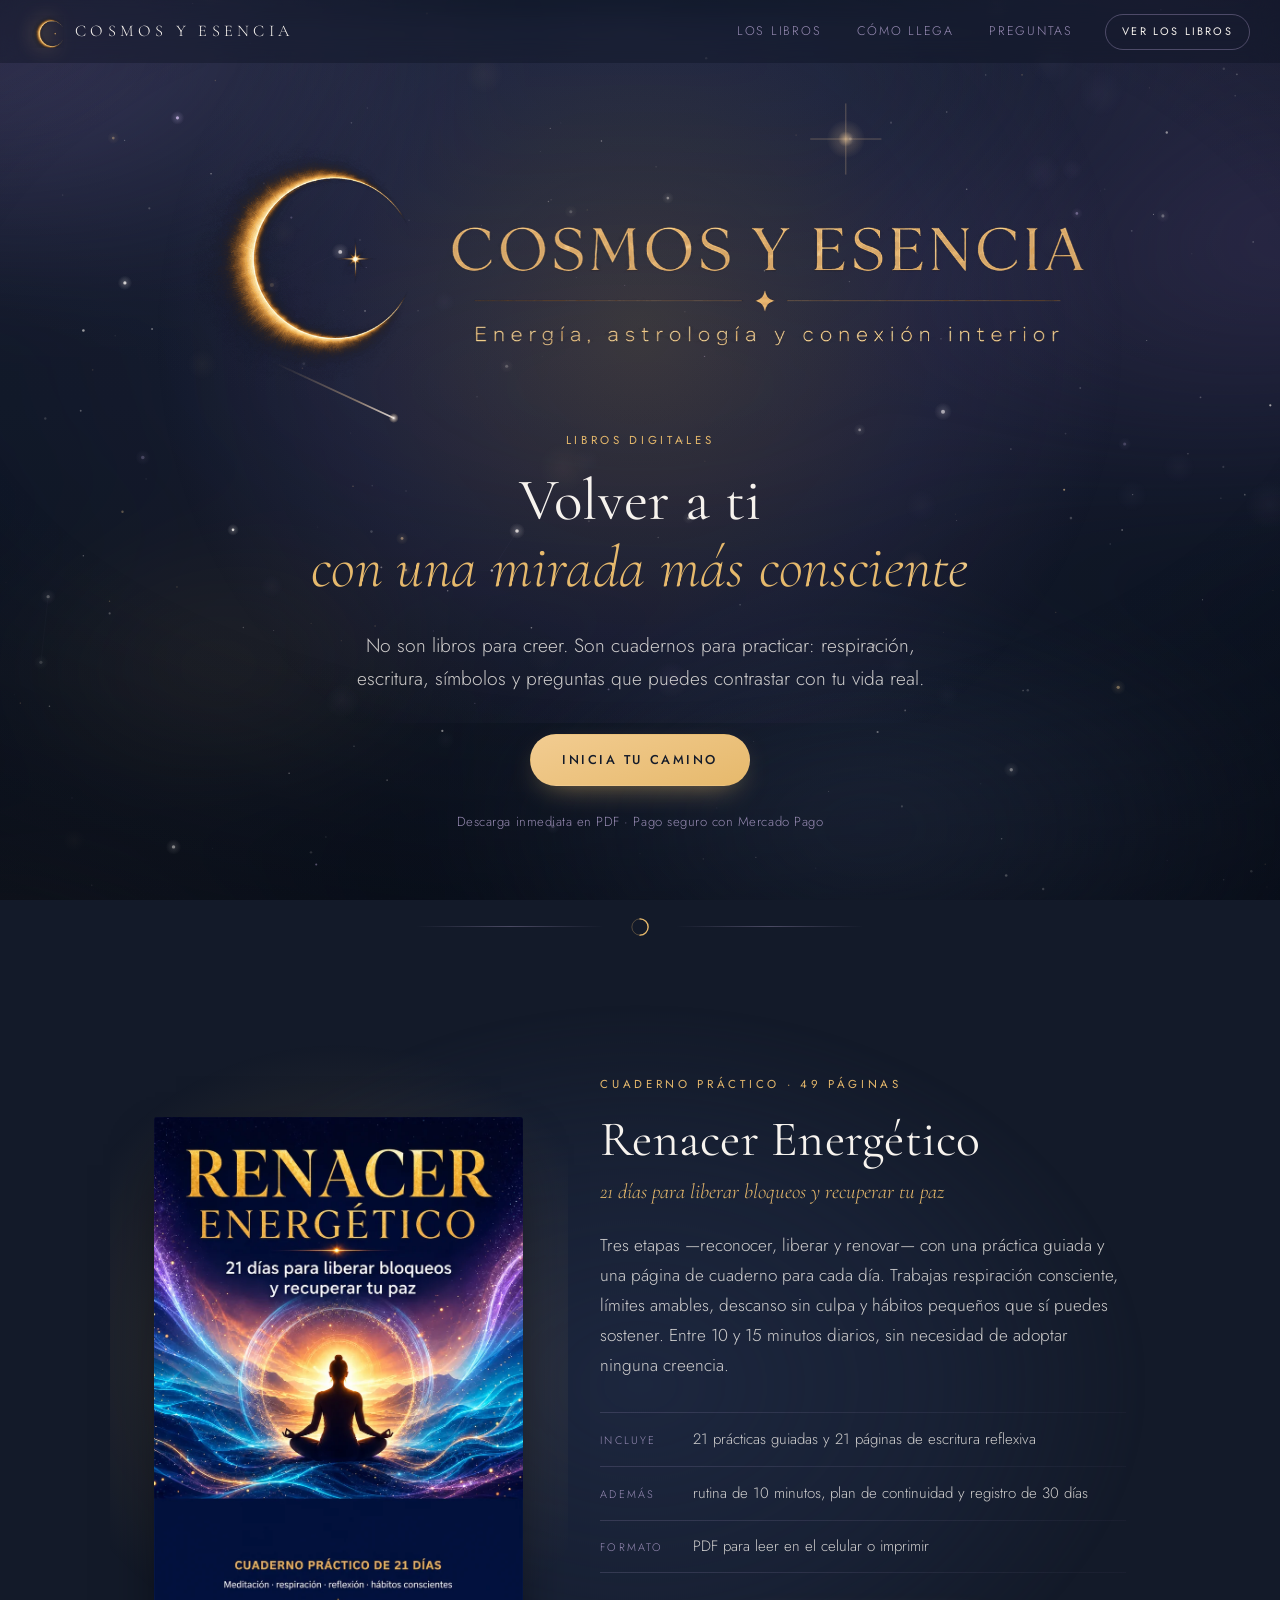
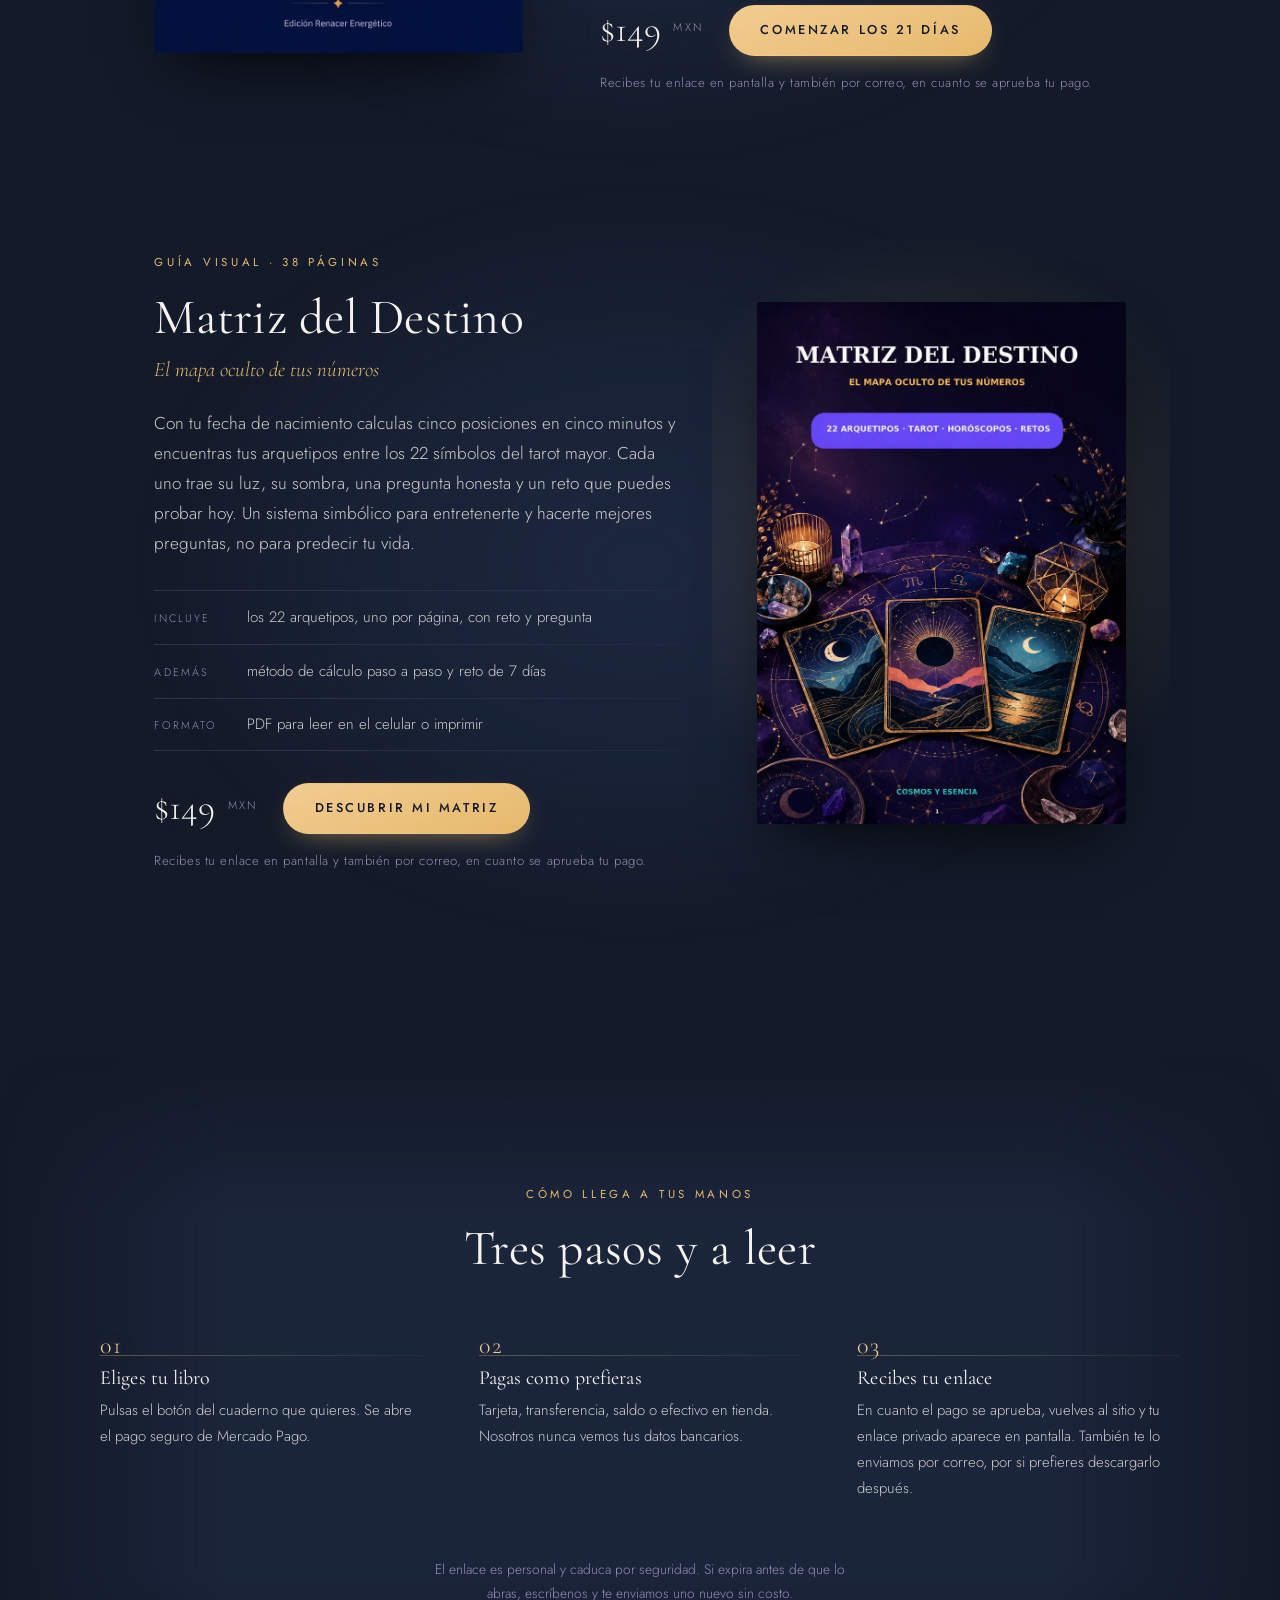
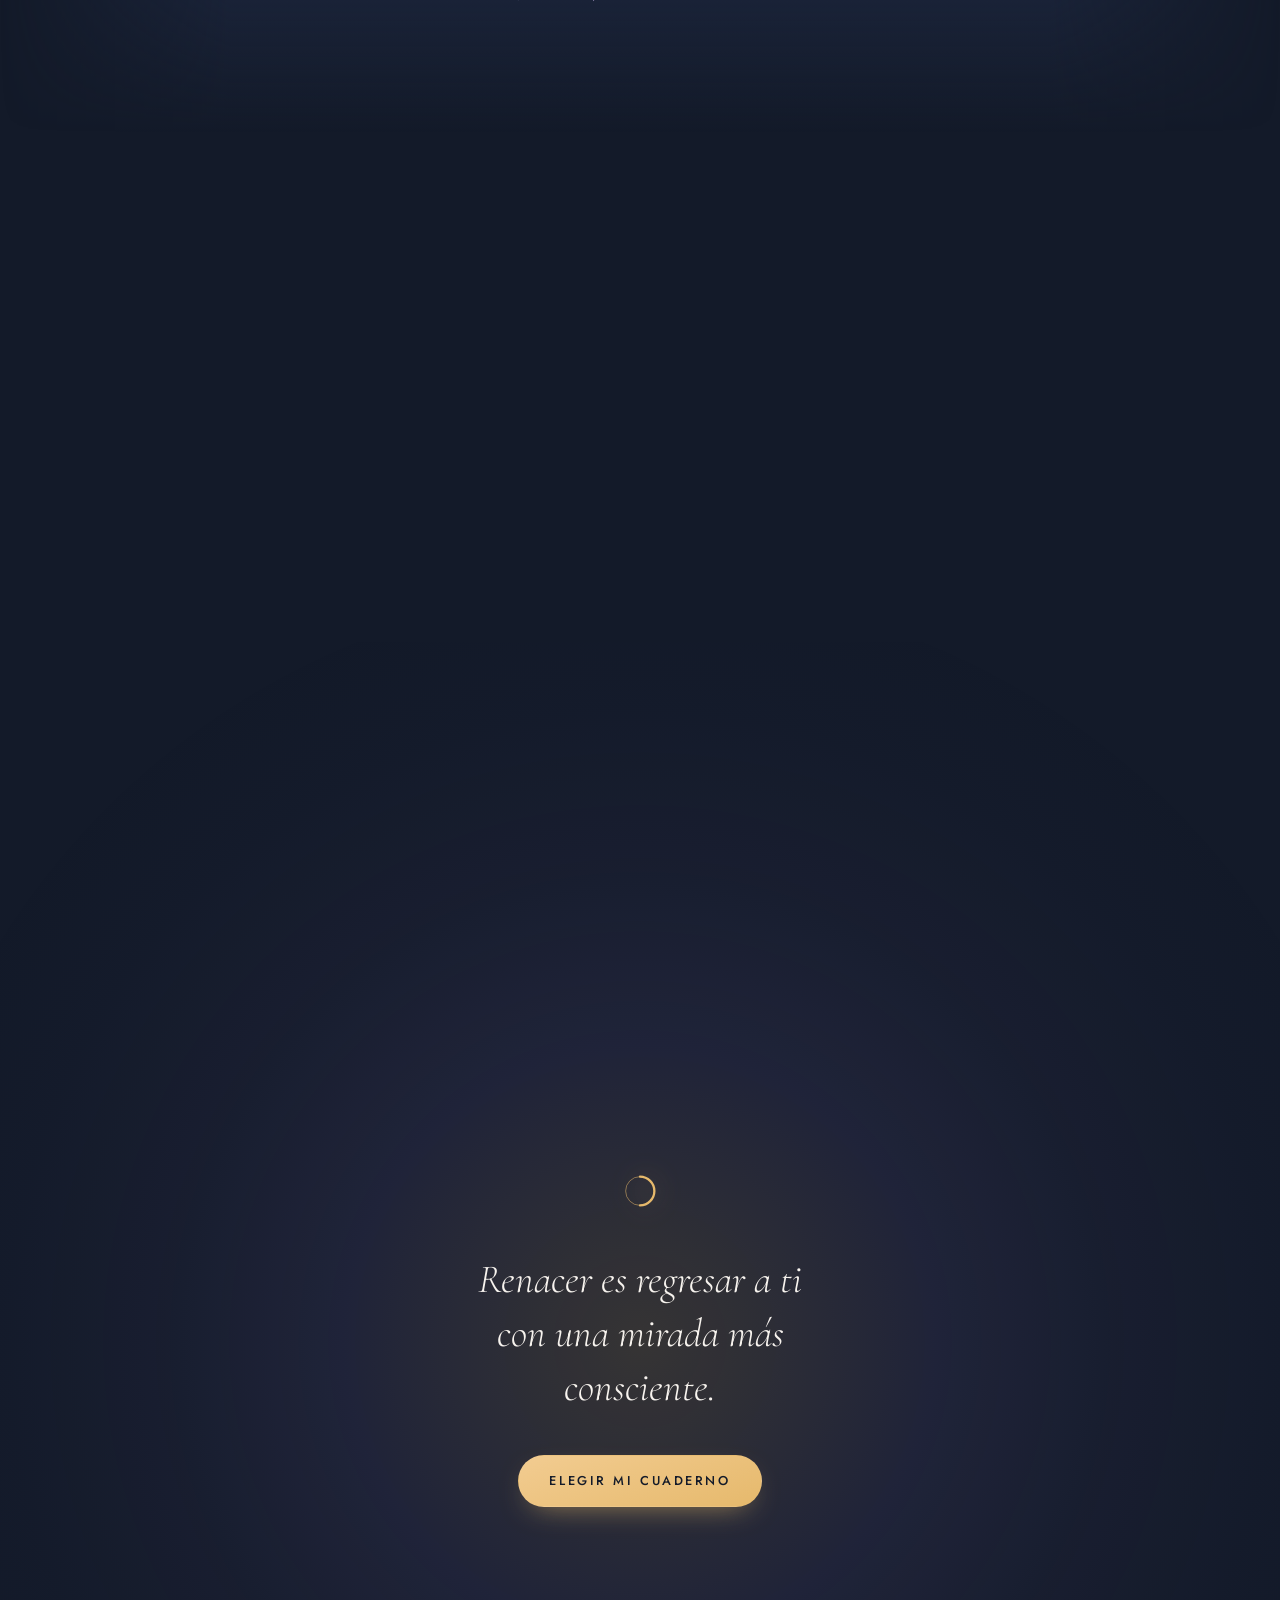
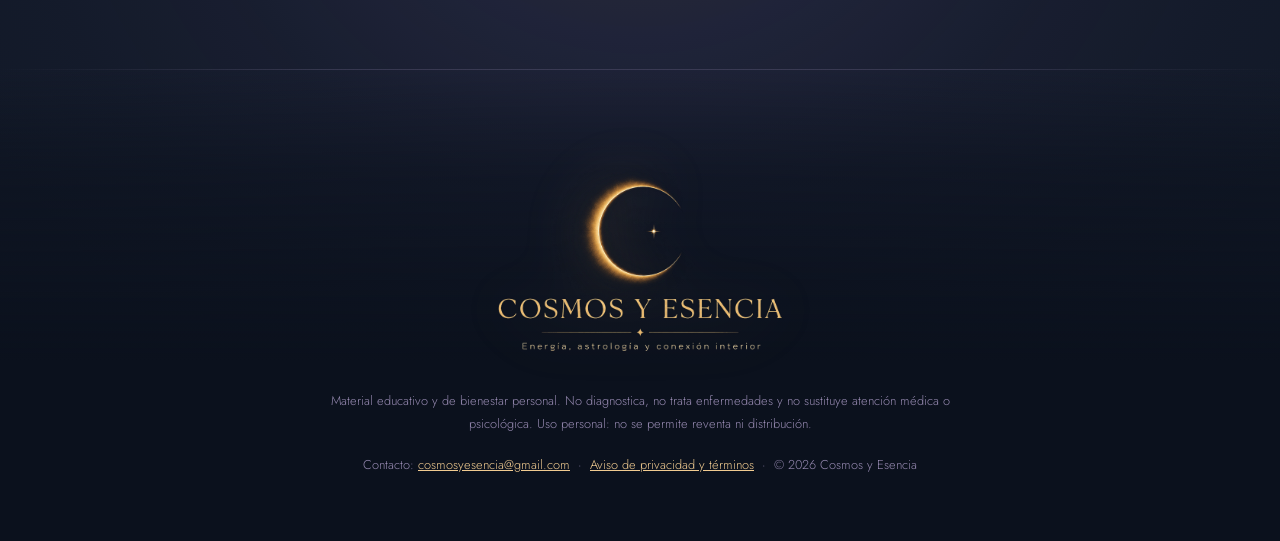
<file: index.html>
<!DOCTYPE html>
<html lang="es-MX">
<head>
<meta charset="UTF-8">
<meta name="viewport" content="width=device-width, initial-scale=1">
<title>Cosmos y Esencia — Ebooks de energía, astrología y conexión interior</title>
<meta name="description" content="Dos cuadernos digitales para observarte con más claridad: Renacer Energético (21 días de práctica) y Matriz del Destino (los 22 arquetipos). Descarga inmediata en PDF.">

<!-- El icono que se ve en la pestaña del navegador -->
<link rel="icon" type="image/png" href="assets/favicon.png">
<link rel="apple-touch-icon" href="assets/favicon.png">

<!-- ════════════════════════════════════════════════════════════════
     CÓMO SE VE EL ENLACE AL COMPARTIRLO
     WhatsApp, Facebook e Instagram NO resuelven rutas relativas:
     og:image y og:url tienen que ser direcciones completas, con
     https:// y el dominio. Si se dejan relativas, el enlace se
     comparte sin imagen.
     ════════════════════════════════════════════════════════════════ -->
<meta property="og:type" content="website">
<meta property="og:url" content="https://www.cosmosyesencia.com/">
<meta property="og:title" content="Cosmos y Esencia — Ebooks de energía y conexión interior">
<meta property="og:description" content="Dos cuadernos digitales para volver a ti con una mirada más consciente.">
<meta property="og:image" content="https://www.cosmosyesencia.com/assets/og-cosmos.jpg">
<meta property="og:image:alt" content="Cosmos y Esencia — energía, astrología y conexión interior">
<meta property="og:site_name" content="Cosmos y Esencia">
<meta property="og:locale" content="es_MX">
<meta name="twitter:card" content="summary_large_image">
<meta name="theme-color" content="#131A29">

<link rel="preconnect" href="https://fonts.googleapis.com">
<link rel="preconnect" href="https://fonts.gstatic.com" crossorigin>
<link href="https://fonts.googleapis.com/css2?family=Cormorant+Garamond:ital,wght@0,300;0,400;0,500;1,300;1,400&family=Jost:wght@200;300;400;500&display=swap" rel="stylesheet">
<link rel="stylesheet" href="./css/styles.css">
</head>

<body>
<a class="skip-link" href="#libros">Ir a los libros</a>

<!-- ════════════════════════════════════════════════════════════════
     EL CIELO
     Estas tres capas viven detrás de TODA la página (position:fixed).
     No se tocan ni se leen: son decoración, por eso van con aria-hidden.

       1. .cielo__nebulosa → manchas de color moradas que se mueven lento
       2. <canvas>         → estrellas que titilan + estrellas fugaces (cielo.js)
       3. .cielo__vineta   → oscurece los bordes para que el texto se lea
     ════════════════════════════════════════════════════════════════ -->
<div class="cielo" aria-hidden="true">
  <div class="cielo__nebulosa"></div>
  <canvas id="cielo-estrellas"></canvas>
  <div class="cielo__vineta"></div>
</div>

<!-- Símbolo del eclipse dibujado en SVG. Se usa como separador entre secciones. -->
<svg width="0" height="0" aria-hidden="true" focusable="false" style="position:absolute">
  <symbol id="eclipse" viewBox="0 0 48 48">
    <circle cx="24" cy="24" r="15" fill="none" stroke="currentColor" stroke-width="1" opacity=".55"/>
    <path d="M24 9a15 15 0 0 1 0 30" fill="none" stroke="currentColor" stroke-width="2.4" stroke-linecap="round"/>
  </symbol>
  <symbol id="destello" viewBox="0 0 24 24">
    <path d="M12 1c.6 6.2 4.8 10.4 11 11-6.2.6-10.4 4.8-11 11-.6-6.2-4.8-10.4-11-11 6.2-.6 10.4-4.8 11-11z" fill="currentColor"/>
  </symbol>
</svg>

<!-- ══════════════════════════ ENCABEZADO ══════════════════════════ -->
<header class="topbar" id="topbar">
  <div class="topbar__inner">
    <a class="marca" href="#top" aria-label="Cosmos y Esencia, ir al inicio">
      <img class="marca__icono" src="assets/eclipse.png" alt="" width="420" height="404">
      <span class="marca__texto">Cosmos&nbsp;y&nbsp;Esencia</span>
    </a>
    <nav class="topnav" aria-label="Secciones">
      <a href="#libros">Los libros</a>
      <a href="#proceso">Cómo llega</a>
      <a href="#preguntas">Preguntas</a>
    </nav>
    <a class="btn btn--ghost btn--sm" href="#libros">Ver los libros</a>
  </div>
</header>

<main id="top">

  <!-- ══════════════════════════ PORTADA ══════════════════════════ -->
  <section class="hero">
    <div class="hero__aura" aria-hidden="true"></div>

    <picture>
      <source media="(max-width: 700px)" srcset="assets/logo-completo.png">
      <img class="hero__banner"
           src="assets/banner-marca.png"
           alt="Cosmos y Esencia — energía, astrología y conexión interior"
           width="1500" height="397" fetchpriority="high">
    </picture>

    <div class="hero__copy reveal">
      <p class="eyebrow">Libros digitales</p>
      <h1>Volver a ti<br><em>con una mirada más consciente</em></h1>
      <p class="lede">
        No son libros para creer. Son cuadernos para practicar: respiración, escritura,
        símbolos y preguntas que puedes contrastar con tu vida real.
      </p>
      <a class="btn btn--solid" href="#libros">Inicia tu camino</a>
      <p class="microcopy">Descarga inmediata en PDF · Pago seguro con Mercado Pago</p>
    </div>
  </section>

  <div class="divider" aria-hidden="true"><svg class="glyph"><use href="#eclipse"/></svg></div>

  <!-- ══════════════════════════ LOS LIBROS ══════════════════════════ -->
  <section id="libros" class="books">

    <!-- ── LIBRO 1 ────────────────────────────────────────────────── -->
    <article class="book reveal">

      <div class="book__cover">
        <!-- Imagen de la portada completa escalable -->
        <img src="assets/portada_renacer.webp" alt="Portada del ebook Renacer Energético" width="800" height="1161" loading="lazy" decoding="async">
      </div>

      <div class="book__body">
        <p class="eyebrow">Cuaderno práctico · 49 páginas</p>
        <h2>Renacer Energético</h2>
        <p class="book__sub">21 días para liberar bloqueos y recuperar tu paz</p>

        <p class="book__text">
          Tres etapas —reconocer, liberar y renovar— con una práctica guiada y una página
          de cuaderno para cada día. Trabajas respiración consciente, límites amables,
          descanso sin culpa y hábitos pequeños que sí puedes sostener. Entre 10 y 15
          minutos diarios, sin necesidad de adoptar ninguna creencia.
        </p>

        <ul class="specs">
          <li><span>Incluye</span> 21 prácticas guiadas y 21 páginas de escritura reflexiva</li>
          <li><span>Además</span> rutina de 10 minutos, plan de continuidad y registro de 30 días</li>
          <li><span>Formato</span> PDF para leer en el celular o imprimir</li>
        </ul>

        <div class="buyline">
          <p class="price">$149 <span>MXN</span></p>
          <a class="btn btn--solid" href="/api/checkout?producto=renacer" data-producto="renacer">Comenzar los 21 días</a>
        </div>
        <!-- Ahora la descarga aparece en pantalla al volver del pago (/api/gracias)
             y además llega por correo. Mencionar las dos vías evita mensajes
             de "no me llegó nada" cuando el correo tarda o cae en spam. -->
        <p class="microcopy">Recibes tu enlace en pantalla y también por correo, en cuanto se aprueba tu pago.</p>
      </div>
    </article>

    <!-- ── LIBRO 2 ────────────────────────────────────────────────── -->
    <article class="book book--flip reveal">

      <div class="book__cover">
        <!-- Imagen de la portada completa escalable -->
        <img src="assets/portada_matriz.webp" alt="Portada del ebook Matriz del Destino" width="800" height="1131" loading="lazy" decoding="async">
      </div>

      <div class="book__body">
        <p class="eyebrow">Guía visual · 38 páginas</p>
        <h2>Matriz del Destino</h2>
        <p class="book__sub">El mapa oculto de tus números</p>

        <p class="book__text">
          Con tu fecha de nacimiento calculas cinco posiciones en cinco minutos y encuentras
          tus arquetipos entre los 22 símbolos del tarot mayor. Cada uno trae su luz, su
          sombra, una pregunta honesta y un reto que puedes probar hoy. Un sistema simbólico
          para entretenerte y hacerte mejores preguntas, no para predecir tu vida.
        </p>

        <ul class="specs">
          <li><span>Incluye</span> los 22 arquetipos, uno por página, con reto y pregunta</li>
          <li><span>Además</span> método de cálculo paso a paso y reto de 7 días</li>
          <li><span>Formato</span> PDF para leer en el celular o imprimir</li>
        </ul>

        <div class="buyline">
          <p class="price">$149 <span>MXN</span></p>
          <a class="btn btn--solid" href="/api/checkout?producto=matriz" data-producto="matriz">Descubrir mi matriz</a>
        </div>
        <p class="microcopy">Recibes tu enlace en pantalla y también por correo, en cuanto se aprueba tu pago.</p>
      </div>
    </article>

    <!-- ════════════════════════════════════════════════════════════
         PENDIENTE: EL PAQUETE
         checkout.py y webhook.py ya tienen el producto "paquete"
         (los dos libros juntos, $249). Falta decidir con la clienta
         si se vende. Cuando se apruebe, basta con agregar un bloque
         como este:

         <article class="book reveal">
           <div class="book__body">
             <p class="eyebrow">Los dos cuadernos</p>
             <h2>Renacer Energético + Matriz del Destino</h2>
             <div class="buyline">
               <p class="price">$249 <span>MXN</span></p>
               <a class="btn btn--solid" href="/api/checkout?producto=paquete"
                  data-producto="paquete">Llevarme los dos</a>
             </div>
           </div>
         </article>

         Si se decide NO venderlo, hay que quitar "paquete" del
         CATALOGO en los dos archivos de /api para no dejar código
         que nadie usa.
         ════════════════════════════════════════════════════════════ -->

  </section>

  <!-- ══════════════════════════ CÓMO LLEGA ══════════════════════════ -->
  <section id="proceso" class="process">
    <div class="wrap reveal">
      <p class="eyebrow">Cómo llega a tus manos</p>
      <h2 class="section-title">Tres pasos y a leer</h2>

      <ol class="steps">
        <li>
          <span class="steps__n">01</span>
          <h3>Eliges tu libro</h3>
          <p>Pulsas el botón del cuaderno que quieres. Se abre el pago seguro de Mercado Pago.</p>
        </li>
        <li>
          <span class="steps__n">02</span>
          <h3>Pagas como prefieras</h3>
          <p>Tarjeta, transferencia, saldo o efectivo en tienda. Nosotros nunca vemos tus datos bancarios.</p>
        </li>
        <li>
          <span class="steps__n">03</span>
          <h3>Recibes tu enlace</h3>
          <p>En cuanto el pago se aprueba, vuelves al sitio y tu enlace privado aparece en pantalla. También te lo enviamos por correo, por si prefieres descargarlo después.</p>
        </li>
      </ol>

      <p class="process__note">
        El enlace es personal y caduca por seguridad. Si expira antes de que lo abras,
        escríbenos y te enviamos uno nuevo sin costo.
      </p>
    </div>
  </section>

  <!-- ══════════════════════════ PREGUNTAS ══════════════════════════ -->
  <section id="preguntas" class="faq">
    <div class="wrap reveal">
      <p class="eyebrow">Antes de comprar</p>
      <h2 class="section-title">Preguntas frecuentes</h2>

      <details>
        <summary>¿Necesito saber de tarot o astrología?</summary>
        <p>No. Los dos cuadernos están escritos para empezar desde cero. En la Matriz del Destino calculas tus números con papel y lápiz, y cada arquetipo se explica en lenguaje sencillo.</p>
      </details>

      <details>
        <summary>¿Esto sustituye terapia o atención médica?</summary>
        <p>No, y es importante decirlo con claridad. Son materiales de bienestar y reflexión: no diagnostican, no tratan enfermedades ni predicen hechos. Si algo que sientes supera lo que puedes acompañar por tu cuenta, busca apoyo profesional.</p>
      </details>

      <details>
        <summary>¿Cuánto tiempo necesito al día?</summary>
        <p>Entre 10 y 15 minutos en Renacer Energético. La Matriz del Destino la puedes abrir por cualquier arquetipo y volver después; no lleva orden obligatorio.</p>
      </details>

      <details>
        <summary>¿Lo puedo imprimir o leer en el celular?</summary>
        <p>Las dos cosas. Son PDF en tamaño carta, pensados para escribir sobre ellos en papel o para leerse cómodo en pantalla.</p>
      </details>

      <details>
        <summary>¿Y si no me llega el correo?</summary>
        <p>Al volver del pago, tu enlace aparece en pantalla: descárgalo desde ahí. Si además quieres el correo, revisa la carpeta de spam o promociones. Si aun así no aparece, escríbenos y te lo reenviamos.</p>
      </details>

      <details>
        <summary>¿Hay devoluciones?</summary>
        <p>Al ser archivos digitales que se descargan al instante, no manejamos reembolso una vez entregado el enlace. Si tuviste un problema con la descarga, escríbenos y lo resolvemos.</p>
      </details>
    </div>
  </section>

  <!-- ══════════════════════════ CIERRE ══════════════════════════ -->
  <section class="closing">
    <div class="closing__aura" aria-hidden="true"></div>
    <div class="wrap reveal">
      <svg class="glyph glyph--lg" aria-hidden="true"><use href="#eclipse"/></svg>
      <blockquote>Renacer es regresar a ti con una mirada más consciente.</blockquote>
      <a class="btn btn--solid" href="#libros">Elegir mi cuaderno</a>
    </div>
  </section>

</main>

<!-- ══════════════════════════ PIE ══════════════════════════ -->
<footer class="foot">
  <div class="foot__inner">
    <img class="foot__logo" src="assets/logo-completo.png" alt="Cosmos y Esencia" width="760" height="494" loading="lazy">
    <p class="foot__legal">
      Material educativo y de bienestar personal. No diagnostica, no trata enfermedades
      y no sustituye atención médica o psicológica. Uso personal: no se permite reventa
      ni distribución.
    </p>
    <!-- OJO: el correo de contacto debe ser un buzón que SÍ reciba.
         hola@cosmosyesencia.com solo sirve para ENVIAR (Resend), porque
         el dominio no tiene registro MX en la raíz. Si algún día se
         configura un buzón real con el dominio, se puede cambiar aquí. -->
    <p class="foot__legal">
      Contacto: <a href="mailto:cosmosyesencia@gmail.com">cosmosyesencia@gmail.com</a>
      &nbsp;·&nbsp; <a href="./legal.html">Aviso de privacidad y términos</a>
      &nbsp;·&nbsp; © <span id="year">2026</span> Cosmos y Esencia
    </p>
  </div>
</footer>

<script src="./js/cielo.js" defer></script>
<script src="./js/script.js" defer></script>
</body>
</html>
</file>
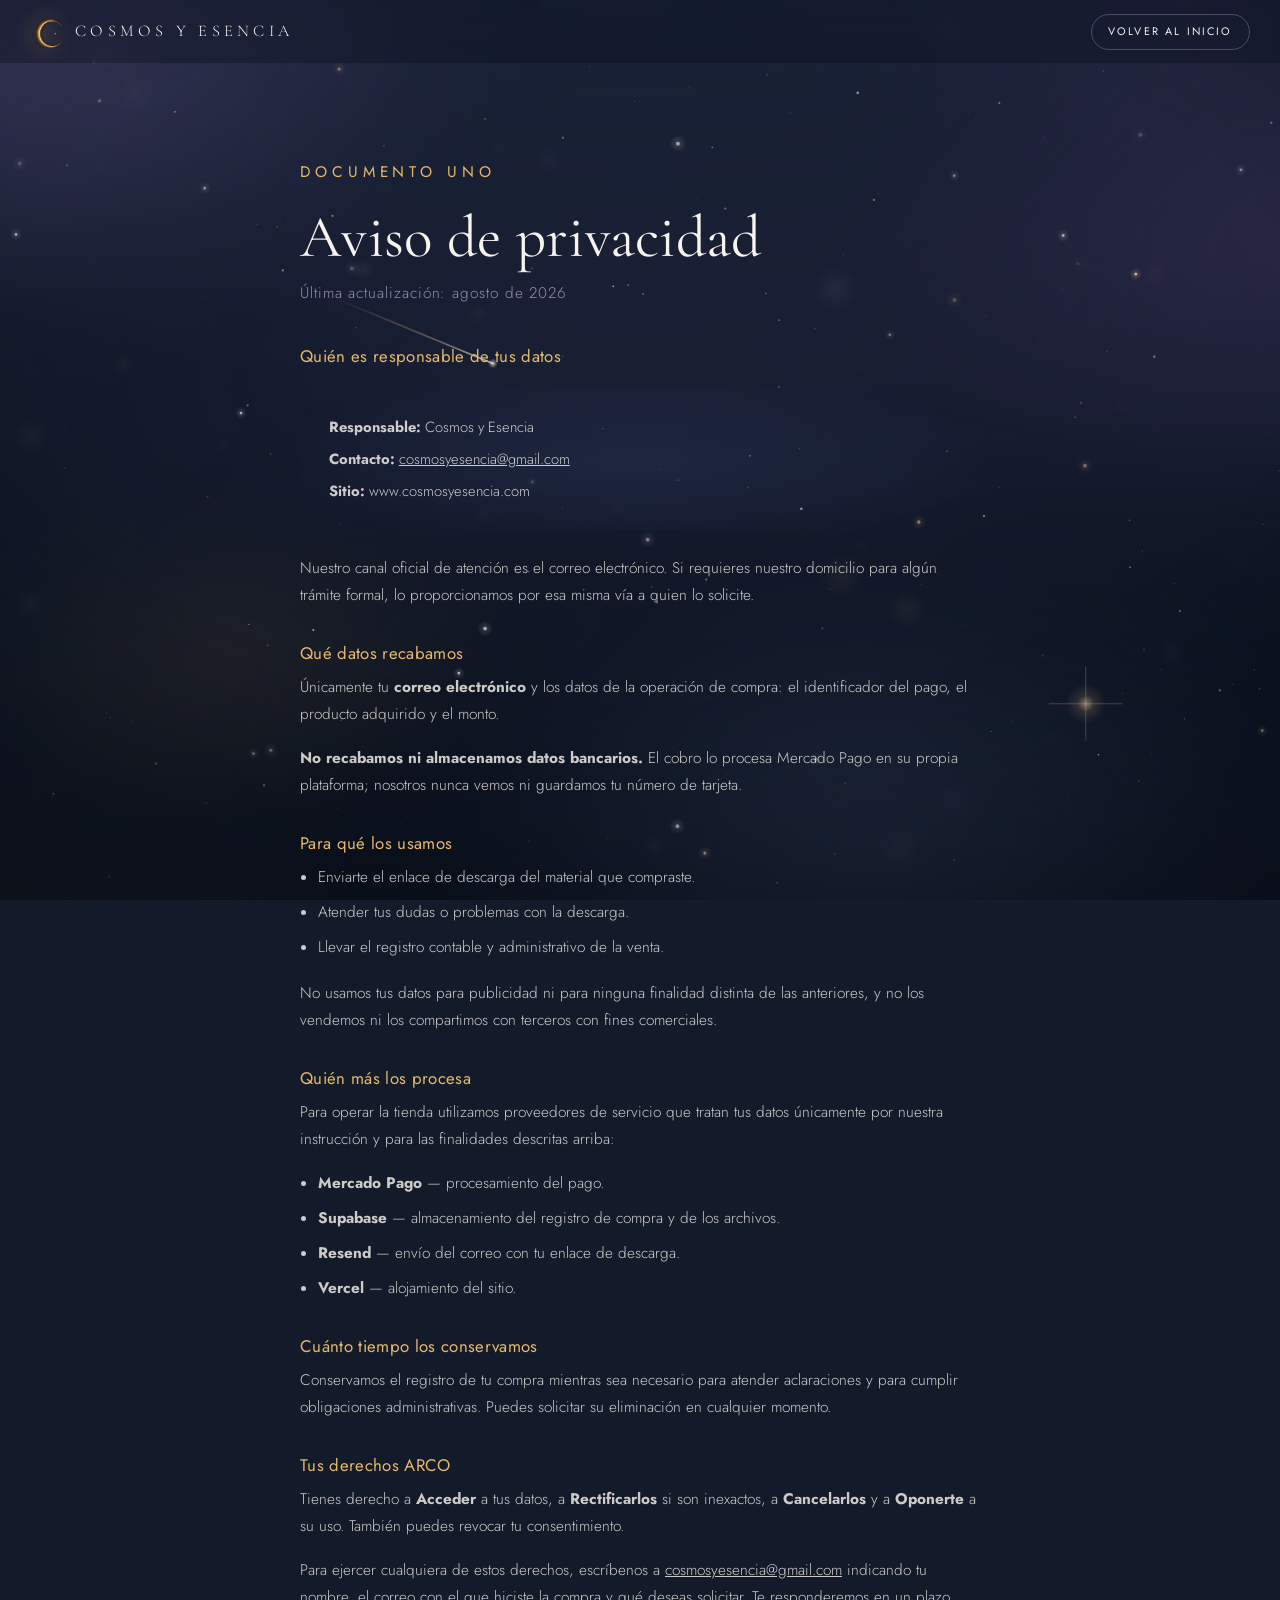
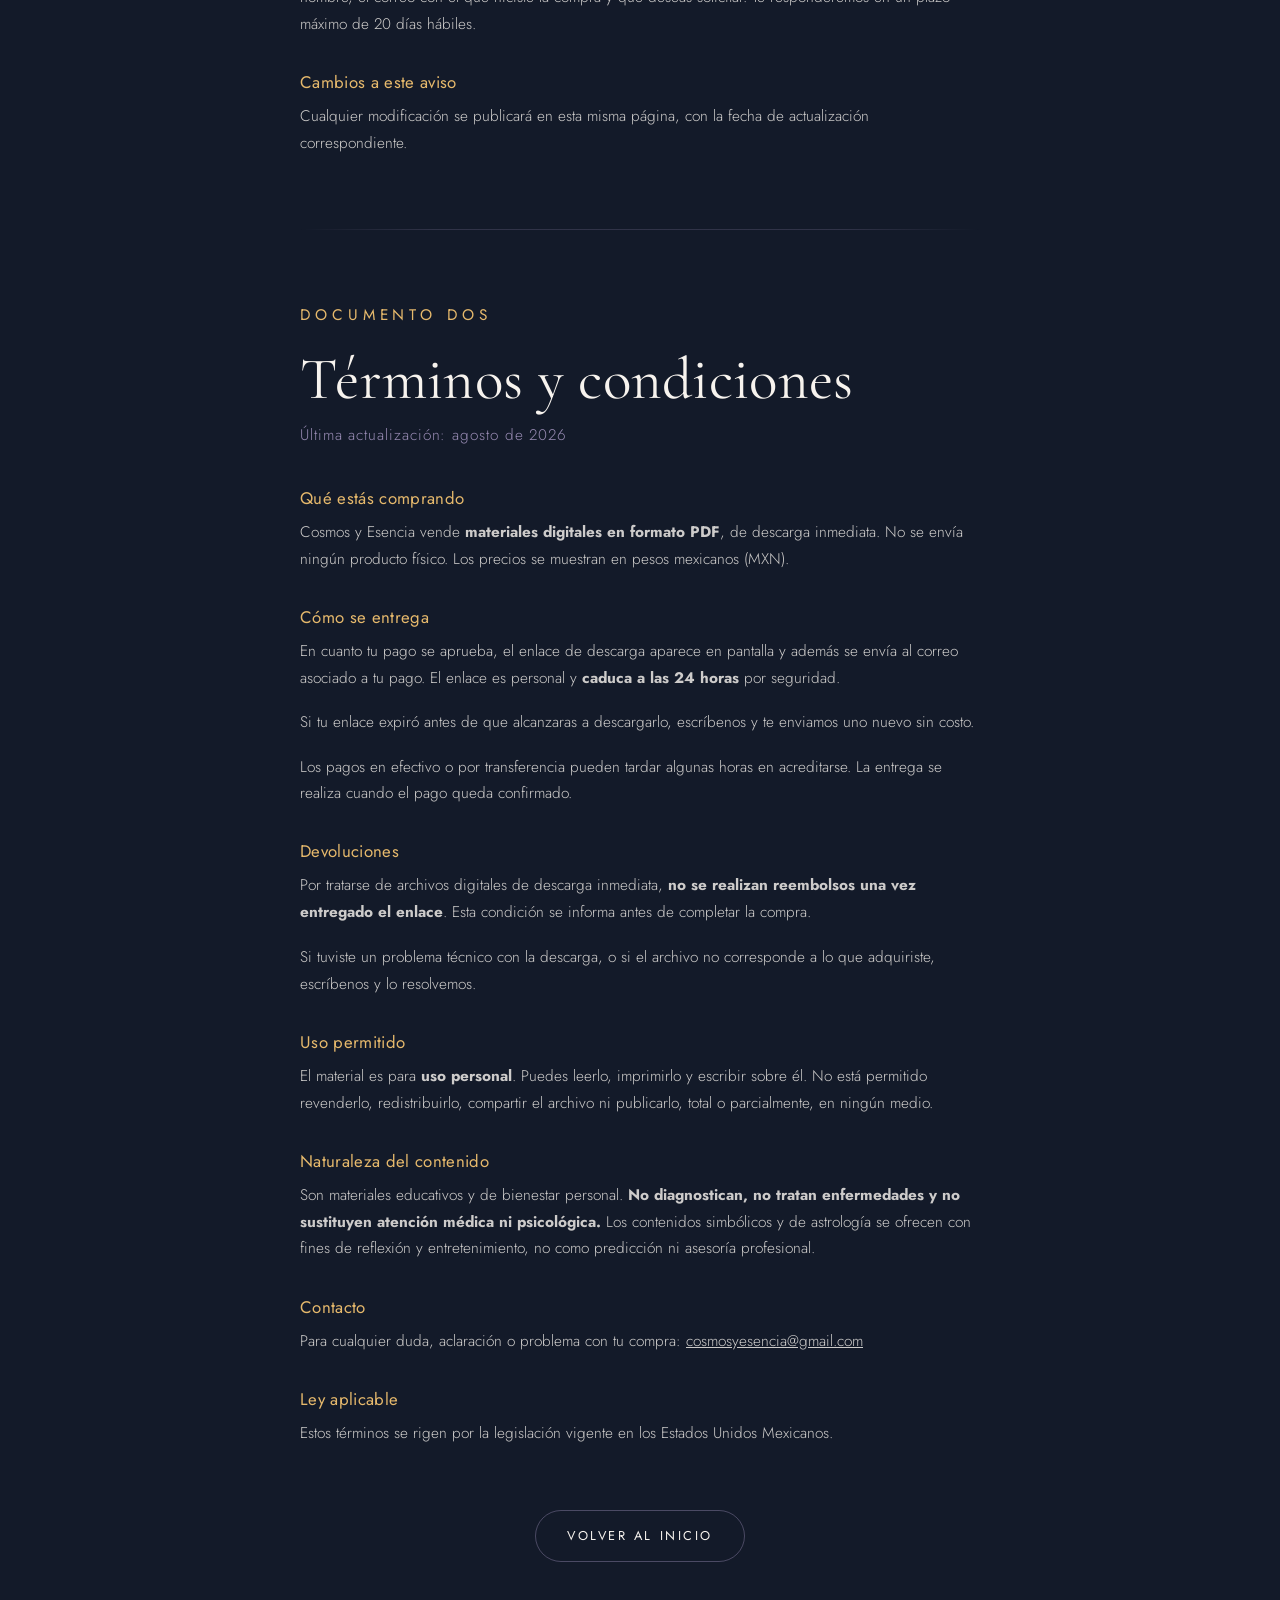
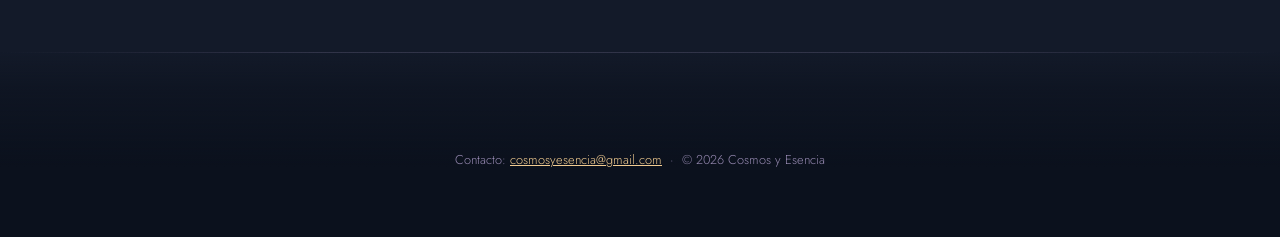
<file: legal.html>
<!DOCTYPE html>
<html lang="es-MX">
<head>
<meta charset="UTF-8">
<meta name="viewport" content="width=device-width, initial-scale=1">
<title>Aviso de privacidad y términos — Cosmos y Esencia</title>
<meta name="description" content="Aviso de privacidad y términos y condiciones de venta de Cosmos y Esencia.">

<link rel="icon" type="image/png" href="assets/favicon.png">
<meta name="theme-color" content="#131A29">

<link rel="preconnect" href="https://fonts.googleapis.com">
<link rel="preconnect" href="https://fonts.gstatic.com" crossorigin>
<link href="https://fonts.googleapis.com/css2?family=Cormorant+Garamond:ital,wght@0,300;0,400;0,500;1,300;1,400&family=Jost:wght@200;300;400;500&display=swap" rel="stylesheet">
<link rel="stylesheet" href="./css/styles.css">

<style>
  /* Estilos propios de esta página: es un documento para leer,
     así que la columna es más angosta y el texto más aireado. */
  .legal{ padding:clamp(3rem,8vw,6rem) 0 4rem; }
  .legal .wrap{ max-width:680px; }

  .legal h1{ margin-bottom:.6rem; }
  .legal h2{
    font-size:clamp(1.5rem,3vw,2rem);
    margin:3.5rem 0 1.2rem;
  }
  .legal h3{
    font-size:1.05rem;
    font-family:var(--sans);
    font-weight:400;
    letter-spacing:.02em;
    color:var(--oro);
    margin:2.2rem 0 .7rem;
  }
  .legal p, .legal li{ font-size:.96rem; }
  .legal ul{ padding-left:1.1rem; margin:0 0 1.2rem; }
  .legal li{ margin-bottom:.5rem; }

  .legal__fecha{
    font-size:.8rem;
    letter-spacing:.06em;
    color:var(--texto-suave);
    margin-bottom:2.5rem;
  }

  /* Separador entre los dos documentos, sin línea recta de orilla a orilla */
  .legal__corte{
    height:1px; margin:4.5rem 0;
    background:linear-gradient(to right, transparent, var(--linea) 20%, var(--linea) 80%, transparent);
  }

  .legal__volver{ margin-top:4rem; text-align:center; }

  /* Recuadro de datos de contacto, con las orillas difuminadas */
  .legal__datos{
    position:relative;
    padding:1.6rem 1.8rem;
    margin:1.5rem 0;
  }
  .legal__datos::before{
    content:""; position:absolute; inset:0;
    background:radial-gradient(70% 80% at 50% 50%,
        rgba(35,47,76,.60), rgba(35,47,76,0) 82%);
    border-radius:12px;
    pointer-events:none;
  }
  .legal__datos > *{ position:relative; }
  .legal__datos p{ margin:0 0 .4rem; font-size:.92rem; }
  .legal__datos p:last-child{ margin-bottom:0; }
</style>
</head>

<body>
<a class="skip-link" href="#privacidad">Ir al aviso de privacidad</a>

<div class="cielo" aria-hidden="true">
  <div class="cielo__nebulosa"></div>
  <canvas id="cielo-estrellas"></canvas>
  <div class="cielo__vineta"></div>
</div>

<header class="topbar" id="topbar">
  <div class="topbar__inner">
    <a class="marca" href="./index.html" aria-label="Cosmos y Esencia, ir al inicio">
      <img class="marca__icono" src="assets/eclipse.png" alt="" width="420" height="404">
      <span class="marca__texto">Cosmos&nbsp;y&nbsp;Esencia</span>
    </a>
    <a class="btn btn--ghost btn--sm" href="./index.html">Volver al inicio</a>
  </div>
</header>

<main class="legal">
  <div class="wrap">

    <!-- ══════════════════════════════════════════════════════════
         AVISO DE PRIVACIDAD
         ══════════════════════════════════════════════════════════ -->
    <section id="privacidad">
      <p class="eyebrow">Documento uno</p>
      <h1>Aviso de privacidad</h1>
      <p class="legal__fecha">Última actualización: agosto de 2026</p>

      <h3>Quién es responsable de tus datos</h3>
      <div class="legal__datos">
        <p><strong>Responsable:</strong> Cosmos y Esencia</p>
        <p><strong>Contacto:</strong> <a href="mailto:cosmosyesencia@gmail.com">cosmosyesencia@gmail.com</a></p>
        <p><strong>Sitio:</strong> www.cosmosyesencia.com</p>
      </div>
      <p>
        Nuestro canal oficial de atención es el correo electrónico. Si requieres
        nuestro domicilio para algún trámite formal, lo proporcionamos por esa
        misma vía a quien lo solicite.
      </p>

      <h3>Qué datos recabamos</h3>
      <p>
        Únicamente tu <strong>correo electrónico</strong> y los datos de la
        operación de compra: el identificador del pago, el producto adquirido
        y el monto.
      </p>
      <p>
        <strong>No recabamos ni almacenamos datos bancarios.</strong> El cobro
        lo procesa Mercado Pago en su propia plataforma; nosotros nunca vemos
        ni guardamos tu número de tarjeta.
      </p>

      <h3>Para qué los usamos</h3>
      <ul>
        <li>Enviarte el enlace de descarga del material que compraste.</li>
        <li>Atender tus dudas o problemas con la descarga.</li>
        <li>Llevar el registro contable y administrativo de la venta.</li>
      </ul>
      <p>
        No usamos tus datos para publicidad ni para ninguna finalidad distinta
        de las anteriores, y no los vendemos ni los compartimos con terceros
        con fines comerciales.
      </p>

      <h3>Quién más los procesa</h3>
      <p>
        Para operar la tienda utilizamos proveedores de servicio que tratan tus
        datos únicamente por nuestra instrucción y para las finalidades
        descritas arriba:
      </p>
      <ul>
        <li><strong>Mercado Pago</strong> — procesamiento del pago.</li>
        <li><strong>Supabase</strong> — almacenamiento del registro de compra y de los archivos.</li>
        <li><strong>Resend</strong> — envío del correo con tu enlace de descarga.</li>
        <li><strong>Vercel</strong> — alojamiento del sitio.</li>
      </ul>

      <h3>Cuánto tiempo los conservamos</h3>
      <p>
        Conservamos el registro de tu compra mientras sea necesario para
        atender aclaraciones y para cumplir obligaciones administrativas.
        Puedes solicitar su eliminación en cualquier momento.
      </p>

      <h3>Tus derechos ARCO</h3>
      <p>
        Tienes derecho a <strong>Acceder</strong> a tus datos, a
        <strong>Rectificarlos</strong> si son inexactos, a
        <strong>Cancelarlos</strong> y a <strong>Oponerte</strong> a su uso.
        También puedes revocar tu consentimiento.
      </p>
      <p>
        Para ejercer cualquiera de estos derechos, escríbenos a
        <a href="mailto:cosmosyesencia@gmail.com">cosmosyesencia@gmail.com</a>
        indicando tu nombre, el correo con el que hiciste la compra y qué
        deseas solicitar. Te responderemos en un plazo máximo de 20 días
        hábiles.
      </p>

      <h3>Cambios a este aviso</h3>
      <p>
        Cualquier modificación se publicará en esta misma página, con la fecha
        de actualización correspondiente.
      </p>
    </section>

    <div class="legal__corte" aria-hidden="true"></div>

    <!-- ══════════════════════════════════════════════════════════
         TÉRMINOS Y CONDICIONES
         ══════════════════════════════════════════════════════════ -->
    <section id="terminos">
      <p class="eyebrow">Documento dos</p>
      <h1>Términos y condiciones</h1>
      <p class="legal__fecha">Última actualización: agosto de 2026</p>

      <h3>Qué estás comprando</h3>
      <p>
        Cosmos y Esencia vende <strong>materiales digitales en formato PDF</strong>,
        de descarga inmediata. No se envía ningún producto físico. Los precios
        se muestran en pesos mexicanos (MXN).
      </p>

      <h3>Cómo se entrega</h3>
      <p>
        En cuanto tu pago se aprueba, el enlace de descarga aparece en pantalla
        y además se envía al correo asociado a tu pago. El enlace es personal y
        <strong>caduca a las 24 horas</strong> por seguridad.
      </p>
      <p>
        Si tu enlace expiró antes de que alcanzaras a descargarlo, escríbenos y
        te enviamos uno nuevo sin costo.
      </p>
      <p>
        Los pagos en efectivo o por transferencia pueden tardar algunas horas en
        acreditarse. La entrega se realiza cuando el pago queda confirmado.
      </p>

      <h3>Devoluciones</h3>
      <p>
        Por tratarse de archivos digitales de descarga inmediata,
        <strong>no se realizan reembolsos una vez entregado el enlace</strong>.
        Esta condición se informa antes de completar la compra.
      </p>
      <p>
        Si tuviste un problema técnico con la descarga, o si el archivo no
        corresponde a lo que adquiriste, escríbenos y lo resolvemos.
      </p>

      <h3>Uso permitido</h3>
      <p>
        El material es para <strong>uso personal</strong>. Puedes leerlo,
        imprimirlo y escribir sobre él. No está permitido revenderlo,
        redistribuirlo, compartir el archivo ni publicarlo, total o
        parcialmente, en ningún medio.
      </p>

      <h3>Naturaleza del contenido</h3>
      <p>
        Son materiales educativos y de bienestar personal.
        <strong>No diagnostican, no tratan enfermedades y no sustituyen
        atención médica ni psicológica.</strong> Los contenidos simbólicos y
        de astrología se ofrecen con fines de reflexión y entretenimiento, no
        como predicción ni asesoría profesional.
      </p>

      <h3>Contacto</h3>
      <p>
        Para cualquier duda, aclaración o problema con tu compra:
        <a href="mailto:cosmosyesencia@gmail.com">cosmosyesencia@gmail.com</a>
      </p>

      <h3>Ley aplicable</h3>
      <p>
        Estos términos se rigen por la legislación vigente en los Estados
        Unidos Mexicanos.
      </p>
    </section>

    <p class="legal__volver">
      <a class="btn btn--ghost" href="./index.html">Volver al inicio</a>
    </p>

  </div>
</main>

<footer class="foot">
  <div class="foot__inner">
    <p class="foot__legal">
      Contacto: <a href="mailto:cosmosyesencia@gmail.com">cosmosyesencia@gmail.com</a>
      &nbsp;·&nbsp; © <span id="year">2026</span> Cosmos y Esencia
    </p>
  </div>
</footer>

<script src="./js/cielo.js" defer></script>
<script src="./js/script.js" defer></script>
</body>
</html>
</file>
<file: css/styles.css>
/* ============================================================
   COSMOS Y ESENCIA — Hoja de estilos
   Paleta oficial de marca (los mismos Pantone de tu manual):

     #131A29  289 C          → noche profunda (fondo base)
     #232F4C  533 C          → superficies / tarjetas
     #374462  7545 C         → líneas y bordes
     #473A68  2685 C         → nebulosa oscura
     #7D6BAE  2645 C         → nebulosa viva
     #B9A8D6  2635 C         → lavanda (textos secundarios)
     #F2CC91  7404 C         → oro claro (brillos)
     #E6B96C  7555 C         → oro (botones y acentos)
     #F7F3EE  Warm Gray 1 C  → marfil (textos principales)

   ── QUÉ CAMBIÓ EN ESTA VERSIÓN ─────────────────────────────
   1. SE FUERON LOS BORDES. Ningún bloque termina ya en una
      línea recta. Los fondos ahora se desvanecen con máscaras
      radiales, así que las secciones se sienten "de corrido"
      sobre el cielo en vez de verse como cajas apiladas.
   2. MÁS VIDA. Capas de nebulosa que respiran, brillos que
      recorren los botones, el eclipse que gira lentísimo,
      portadas que flotan y reaccionan al cursor, y entradas
      escalonadas al hacer scroll.
   3. Todo se apaga solo con prefers-reduced-motion.
   ============================================================ */

:root{
  /* — Color — */
  --noche:        #131A29;
  --noche-honda:  #0B111D;   /* variante aún más oscura, para el pie */
  --superficie:   #232F4C;
  --pizarra:      #374462;
  --violeta-hondo:#473A68;
  --violeta:      #7D6BAE;
  --lavanda:      #B9A8D6;
  --oro-claro:    #F2CC91;
  --oro:          #E6B96C;
  --marfil:       #F7F3EE;

  /* Derivados: textos y líneas sobre fondo oscuro */
  --texto:        rgba(247,243,238,.82);
  --texto-suave:  rgba(185,168,214,.80);
  --linea:        rgba(185,168,214,.18);
  --linea-fuerte: rgba(185,168,214,.34);
  --vidrio:       rgba(35,47,76,.42);   /* fondo de las tarjetas */

  /* — Tipografía — */
  --display: "Cormorant Garamond", Georgia, "Times New Roman", serif;
  --sans:    "Jost", "Helvetica Neue", Arial, sans-serif;

  /* — Ritmo — */
  --wrap: 1080px;
  --aire: clamp(4.5rem, 10vw, 9rem);

  /* — Curva de movimiento compartida — */
  --curva: cubic-bezier(.2,.7,.3,1);
}

/* ---------- Base ---------- */
*,*::before,*::after{ box-sizing:border-box; }

html{ scroll-behavior:smooth; scroll-padding-top:5rem; background:var(--noche); }

body{
  margin:0;
  background:transparent;          /* el fondo real lo pinta .cielo */
  color:var(--texto);
  font-family:var(--sans);
  font-weight:300;
  font-size:clamp(1rem, .96rem + .2vw, 1.075rem);
  line-height:1.75;
  -webkit-font-smoothing:antialiased;
  overflow-x:hidden;
}

img{ display:block; max-width:100%; height:auto; }
a{ color:inherit; }

h1,h2,h3{
  font-family:var(--display);
  font-weight:400;
  color:var(--marfil);
  line-height:1.12;
  margin:0;
  letter-spacing:.005em;
}
h1{ font-size:clamp(2.35rem, 5vw, 3.7rem); }
h2{ font-size:clamp(2rem, 4.4vw, 3.1rem); }
h3{ font-size:1.35rem; }

/* El texto dorado en cursiva ahora tiene un brillo que lo recorre
   muy despacio, como si le pasara luz por encima. */
h1 em{
  font-style:italic;
  font-weight:300;
  background:linear-gradient(100deg,
      var(--oro) 0%, var(--oro) 32%,
      #FFF0D0 46%, var(--oro-claro) 54%,
      var(--oro) 70%, var(--oro) 100%);
  background-size:280% 100%;
  -webkit-background-clip:text;
  background-clip:text;
  color:transparent;
  animation:brillo-texto 9s ease-in-out infinite;
}
@keyframes brillo-texto{
  0%,100%{ background-position:100% 50%; }
  50%    { background-position:0% 50%; }
}

p{ margin:0 0 1.1rem; }

.wrap{ width:min(100% - 2.5rem, var(--wrap)); margin-inline:auto; }

/* ============================================================
   EL CIELO — las capas del fondo
   Todo va en position:fixed para que acompañe el scroll,
   y con pointer-events:none para que nunca estorbe al hacer clic.
   ============================================================ */
.cielo{
  position:fixed; inset:0;
  z-index:-1;
  pointer-events:none;
  background:
    radial-gradient(120% 80% at 50% 0%, #1A2338 0%, transparent 60%),
    linear-gradient(180deg, var(--noche) 0%, #101828 45%, var(--noche-honda) 100%);
  overflow:hidden;
}

/* 1. Nebulosas: manchas de color desenfocadas que respiran muy despacio */
.cielo__nebulosa{
  position:absolute; inset:-25%;
  background:
    radial-gradient(38% 30% at 16% 20%, rgba(125,107,174,.34), transparent 70%),
    radial-gradient(34% 30% at 84% 34%, rgba(71,58,104,.46), transparent 72%),
    radial-gradient(32% 26% at 62% 78%, rgba(55,68,98,.42), transparent 72%),
    radial-gradient(22% 18% at 28% 66%, rgba(230,185,108,.09), transparent 70%);
  filter:blur(46px);
  will-change:transform;
  animation:nebulosa 96s ease-in-out infinite alternate;
}
@keyframes nebulosa{
  from{ transform:translate3d(-2.5%, 1%, 0) scale(1); }
  to  { transform:translate3d(3%, -2.5%, 0) scale(1.14); }
}

/* NUEVO — dos capas más de nebulosa, hechas con pseudo-elementos
   (no hacen falta divs nuevos en el HTML). Se mueven en sentido
   contrario y a otro ritmo, así el fondo nunca se repite igual. */
.cielo__nebulosa::before,
.cielo__nebulosa::after{
  content:""; position:absolute; inset:-10%;
  pointer-events:none;
}
.cielo__nebulosa::before{
  background:
    radial-gradient(30% 24% at 74% 12%, rgba(125,107,174,.26), transparent 72%),
    radial-gradient(26% 22% at 22% 84%, rgba(230,185,108,.07), transparent 70%);
  filter:blur(58px);
  animation:nebulosa-b 124s ease-in-out infinite alternate;
}
.cielo__nebulosa::after{
  background:
    radial-gradient(44% 20% at 50% 46%, rgba(71,58,104,.22), transparent 76%);
  filter:blur(70px);
  animation:nebulosa-c 78s ease-in-out infinite alternate;
}
@keyframes nebulosa-b{
  from{ transform:translate3d(3%, -1.5%, 0) scale(1.06) rotate(0deg); }
  to  { transform:translate3d(-4%, 2.5%, 0) scale(1) rotate(6deg); }
}
@keyframes nebulosa-c{
  from{ transform:translate3d(0, 2%, 0) scale(1); opacity:.55; }
  to  { transform:translate3d(0, -3%, 0) scale(1.2); opacity:1; }
}

/* 2. Estrellas: lo dibuja cielo.js dentro de este canvas */
#cielo-estrellas{
  position:absolute; inset:0;
  width:100%; height:100%;
  display:block;
}

/* 3. Viñeta: oscurece las orillas para que el texto siempre se lea */
.cielo__vineta{
  position:absolute; inset:0;
  background:radial-gradient(125% 95% at 50% 38%, transparent 42%, rgba(6,10,20,.70) 100%);
}

/* ---------- Etiquetas pequeñas ---------- */
.eyebrow{
  font-size:.72rem;
  letter-spacing:.32em;
  text-transform:uppercase;
  color:var(--oro);
  margin:0 0 1.1rem;
  font-weight:400;
}

.microcopy{
  font-size:.82rem;
  letter-spacing:.04em;
  color:var(--texto-suave);
  margin:1rem 0 0;
}

/* ---------- Botones ---------- */
.btn{
  position:relative;
  display:inline-block;
  overflow:hidden;                 /* recorta el destello que lo recorre */
  font-family:var(--sans);
  font-size:.8rem;
  font-weight:400;
  letter-spacing:.2em;
  text-transform:uppercase;
  text-decoration:none;
  padding:1.05em 2.4em;
  border-radius:999px;
  border:1px solid transparent;
  transition:box-shadow .35s ease, transform .35s ease,
             background-color .35s ease, color .35s ease, border-color .35s ease;
}
.btn:hover{ transform:translateY(-2px); }

/* Botón principal: oro sólido sobre la noche. Es el único elemento
   que brilla de verdad, para que la vista sepa a dónde ir. */
.btn--solid{
  background:linear-gradient(160deg, var(--oro-claro), var(--oro));
  color:var(--noche);
  font-weight:500;
  box-shadow:0 10px 30px -14px rgba(230,185,108,.75);
}
.btn--solid:hover{ box-shadow:0 16px 40px -14px rgba(242,204,145,.9); }

/* NUEVO — un destello de luz cruza el botón cada cierto tiempo,
   y otra vez al pasar el cursor. Es lo que lo hace ver "vivo". */
.btn--solid::after{
  content:""; position:absolute; top:0; bottom:0; left:-60%;
  width:45%;
  background:linear-gradient(100deg,
      transparent, rgba(255,255,255,.55), transparent);
  transform:skewX(-18deg);
  animation:destello-btn 6.5s ease-in-out infinite;
  pointer-events:none;
}
@keyframes destello-btn{
  0%, 62%  { left:-60%; }
  86%, 100%{ left:130%; }
}
.btn--solid:hover::after{ animation-duration:1.6s; }

.btn--ghost{ border-color:var(--linea-fuerte); color:var(--marfil); background:transparent; }
.btn--ghost:hover{ border-color:var(--oro); color:var(--oro-claro); }

.btn--sm{ padding:.7em 1.5em; font-size:.68rem; }

/* En pantallas táctiles, todo lo que se toca necesita al menos ~44px
   de alto. Con letras tan chicas, el botón quedaba en 32px y se
   fallaba el toque seguido. */
@media (hover:none){
  .btn{ padding:1.1em 2.2em; }
  .btn--sm{ padding:.95em 1.6em; font-size:.72rem; }
  .topnav a{ padding:.5rem 0; }
}

:focus-visible{ outline:2px solid var(--oro-claro); outline-offset:3px; border-radius:2px; }

.skip-link{
  position:absolute; left:-9999px; top:0; z-index:100;
  background:var(--oro); color:var(--noche);
  padding:.8rem 1.2rem; font-size:.8rem; text-decoration:none;
}
.skip-link:focus{ left:.5rem; top:.5rem; }

/* ---------- Glifo del eclipse ---------- */
/* NUEVO — gira una vuelta completa cada dos minutos. Es tan lento
   que no distrae, pero hace que la página nunca esté del todo quieta. */
.glyph{
  width:26px; height:26px; color:var(--oro);
  animation:girar-eclipse 120s linear infinite;
  transform-origin:50% 50%;
}
.glyph--lg{
  width:46px; height:46px;
  animation:girar-eclipse 180s linear infinite, respirar-glifo 7s ease-in-out infinite;
  filter:drop-shadow(0 0 14px rgba(230,185,108,.45));
}
@keyframes girar-eclipse{ to{ transform:rotate(360deg); } }
@keyframes respirar-glifo{
  0%,100%{ opacity:.75; }
  50%    { opacity:1; }
}

.divider{
  display:flex; align-items:center; justify-content:center; gap:1.4rem;
  padding:clamp(3rem,7vw,5rem) 1rem;
}
.divider::before,
.divider::after{
  content:""; height:1px; width:min(24vw, 190px);
  background:linear-gradient(to right, transparent, var(--linea-fuerte), transparent);
  animation:respirar-linea 8s ease-in-out infinite;
}
.divider::after{ animation-delay:-4s; }
@keyframes respirar-linea{
  0%,100%{ opacity:.45; transform:scaleX(.88); }
  50%    { opacity:1;   transform:scaleX(1); }
}

/* ============================================================
   ENCABEZADO
   ============================================================ */
.topbar{
  position:sticky; top:0; z-index:50;
  backdrop-filter:blur(12px);
  -webkit-backdrop-filter:blur(12px);
  background:rgba(11,17,29,.35);
  transition:background-color .4s ease;
}
.topbar.is-stuck{ background:rgba(11,17,29,.82); }

/* El borde inferior ya no es una línea completa: se desvanece
   hacia los lados para no cortar la pantalla en dos. */
.topbar::after{
  content:""; position:absolute; left:0; right:0; bottom:0; height:1px;
  background:linear-gradient(to right, transparent, var(--linea), transparent);
  opacity:0; transition:opacity .4s ease;
  pointer-events:none;
}
.topbar.is-stuck::after{ opacity:1; }

.topbar__inner{
  width:min(100% - 2.5rem, 1220px); margin-inline:auto;
  display:flex; align-items:center; gap:2rem;
  padding:.85rem 0;
}

.marca{
  display:flex; align-items:center; gap:.7rem;
  text-decoration:none; margin-right:auto;
}
/* NUEVO — el eclipse del logo late suavemente */
.marca__icono{
  width:34px; height:auto;
  filter:drop-shadow(0 0 10px rgba(230,185,108,.45));
  animation:latir-logo 6s ease-in-out infinite;
}
@keyframes latir-logo{
  0%,100%{ filter:drop-shadow(0 0 8px rgba(230,185,108,.35)); transform:scale(1); }
  50%    { filter:drop-shadow(0 0 18px rgba(242,204,145,.75)); transform:scale(1.06); }
}
.marca__texto{
  font-family:var(--display);
  font-size:1.02rem; letter-spacing:.26em; text-transform:uppercase;
  color:var(--marfil);
}

.topnav{ display:flex; gap:2.2rem; }
.topnav a{
  position:relative;
  font-size:.78rem; letter-spacing:.14em; text-transform:uppercase;
  color:var(--texto-suave); text-decoration:none;
  transition:color .3s ease;
}
.topnav a:hover{ color:var(--oro-claro); }
/* NUEVO — subrayado dorado que crece desde el centro */
.topnav a::after{
  content:""; position:absolute; left:50%; right:50%; bottom:-.4rem; height:1px;
  background:var(--oro);
  transition:left .35s var(--curva), right .35s var(--curva);
}
.topnav a:hover::after{ left:0; right:0; }

/* ============================================================
   PORTADA
   ============================================================ */
.hero{
  position:relative;
  padding:clamp(2.5rem,7vw,5rem) 0 0;
  text-align:center;
}
.hero__aura{
  position:absolute; left:50%; top:-6%;
  width:min(100%, 1200px); aspect-ratio:1.7/1;
  transform:translateX(-50%);
  background:radial-gradient(circle at 50% 45%, rgba(230,185,108,.16), rgba(125,107,174,.10) 42%, transparent 68%);
  pointer-events:none;
  animation:latido-aura 11s ease-in-out infinite alternate;
}
@keyframes latido-aura{
  from{ opacity:.7;  transform:translateX(-50%) scale(.96); }
  to  { opacity:1;   transform:translateX(-50%) scale(1.08); }
}

/* --parallax lo escribe script.js al hacer scroll: el banner sube
   un poco más lento que el resto y da sensación de profundidad. */
.hero__banner{
  position:relative;
  width:min(100% - 2.5rem, 900px);
  margin-inline:auto;
  animation:aparecer 1.4s var(--curva) both;
  transform:translateY(calc(var(--parallax, 0px) * .5));
  will-change:transform;
}
@keyframes aparecer{
  from{ opacity:0; transform:translateY(14px) scale(.985); }
  to  { opacity:1; transform:none; }
}

.hero__copy{
  position:relative;
  width:min(100% - 2.5rem, 780px);
  margin:clamp(1.5rem,4vw,3rem) auto 0;
}
.hero__copy .lede{
  font-size:clamp(1.05rem,1.6vw,1.2rem);
  margin:1.8rem auto 2.4rem;
  max-width:52ch;
}
.hero h1{ margin-bottom:0; }

/* ============================================================
   LOS LIBROS
   Antes eran tarjetas con borde de 1px y fondo plano: por eso se
   veían como cajas. Ahora el fondo es un halo difuminado que se
   apaga antes de llegar a la orilla, así que no hay canto recto.
   ============================================================ */
.books{ width:min(100% - 2.5rem, var(--wrap)); margin-inline:auto; }

.book{
  position:relative;
  display:grid;
  grid-template-columns:minmax(240px, 38%) 1fr;
  gap:clamp(2.5rem, 6vw, 5rem);
  align-items:center;
  padding:clamp(2.2rem, 5vw, 3.4rem);
  background:transparent;   /* ← antes: var(--vidrio) */
  border:0;                 /* ← antes: 1px solid var(--linea) */
  box-shadow:none;          /* ← antes: sombra rectangular */
}

/* El "vidrio" difuminado que reemplaza a la tarjeta */
.book::before{
  content:""; position:absolute; inset:-1.5rem -1rem;
  background:
    radial-gradient(58% 62% at 50% 50%, rgba(35,47,76,.62) 0%, rgba(35,47,76,.34) 46%, rgba(35,47,76,0) 78%);
  filter:blur(6px);
  z-index:0;
  pointer-events:none;
}
/* El contenido va por encima del halo */
.book__cover,
.book__body{ position:relative; z-index:1; }

.book + .book{ margin-top:clamp(2rem,4vw,3rem); }

/* --- Portada del libro --- */
.book__cover{ perspective:900px; }
.book__cover::before{
  content:""; position:absolute; inset:-16% -12%;
  background:radial-gradient(circle at 50% 45%, rgba(230,185,108,.20), transparent 68%);
  z-index:0;
  animation:latido-portada 8s ease-in-out infinite alternate;
}
@keyframes latido-portada{
  from{ opacity:.6; transform:scale(.95); }
  to  { opacity:1;  transform:scale(1.06); }
}

/* Para que el navegador pueda ANIMAR estas variables (y no solo
   leerlas) hay que declararle de qué tipo son. Si el navegador no
   soporta @property, simplemente no flota: nada se rompe. */
@property --flote{ syntax:'<length>'; inherits:false; initial-value:0px; }
@property --tiltX{ syntax:'<angle>';  inherits:false; initial-value:0deg; }
@property --tiltY{ syntax:'<angle>';  inherits:false; initial-value:0deg; }

/* --tiltX y --tiltY los escribe script.js según dónde esté el cursor.
   Sin cursor valen 0 y la portada solo flota. */
.book__cover img{
  position:relative; z-index:1;
  border-radius:3px;
  box-shadow:0 26px 60px -22px rgba(0,0,0,.85);
  transform:
    rotateX(var(--tiltX, 0deg))
    rotateY(var(--tiltY, 0deg))
    translateY(var(--flote, 0px));
  transition:transform .5s var(--curva), box-shadow .5s ease;
  animation:flotar 7s ease-in-out infinite;
  will-change:transform;
}
.book__cover:hover img{
  box-shadow:0 40px 80px -26px rgba(0,0,0,.95),
             0 0 40px -10px rgba(230,185,108,.35);
  transition:transform .12s linear, box-shadow .5s ease;
}
@keyframes flotar{
  0%,100%{ --flote:0px; }
  50%    { --flote:-10px; }
}

.book__sub{
  font-family:var(--display);
  font-style:italic;
  font-size:1.3rem;
  color:var(--oro);
  margin:.6rem 0 1.5rem;
  line-height:1.4;
}
.book__text{ max-width:56ch; }

/* Las líneas de la ficha ya no cruzan de orilla a orilla:
   se desvanecen en los extremos. */
.specs{ list-style:none; margin:2rem 0; padding:0; }
.specs li{
  position:relative;
  border:0;
  padding:.85rem 0;
  font-size:.94rem;
  transition:color .3s ease;
}
.specs li::before{
  content:""; position:absolute; top:0; left:0; right:0; height:1px;
  background:linear-gradient(to right, var(--linea), rgba(185,168,214,.04));
}
.specs li:last-child::after{
  content:""; position:absolute; bottom:0; left:0; right:0; height:1px;
  background:linear-gradient(to right, var(--linea), rgba(185,168,214,.04));
}
.specs li:hover{ color:var(--marfil); }
.specs span{
  display:inline-block; min-width:5.5rem;
  font-size:.68rem; letter-spacing:.2em; text-transform:uppercase;
  color:var(--texto-suave);
}

.buyline{ display:flex; align-items:center; flex-wrap:wrap; gap:1.6rem; }

.price{
  font-family:var(--display);
  font-size:2.3rem; color:var(--marfil);
  margin:0; line-height:1;
  text-shadow:0 0 24px rgba(230,185,108,.18);
}
.price span{
  font-family:var(--sans);
  font-size:.7rem; letter-spacing:.2em;
  color:var(--texto-suave); vertical-align:.9em; margin-left:.2rem;
}

/* ============================================================
   CÓMO LLEGA
   La banda ya se desvanecía arriba y abajo; ahora también
   hacia los lados, para que no se note dónde empieza.
   ============================================================ */
.process{
  position:relative;
  padding-block:var(--aire);
  margin-top:var(--aire);
  text-align:center;
}
.process::before{
  content:""; position:absolute; inset:0;
  background:linear-gradient(180deg,
      rgba(35,47,76,0), rgba(35,47,76,.50) 24%,
      rgba(35,47,76,.50) 76%, rgba(35,47,76,0));
  -webkit-mask-image:linear-gradient(to right, transparent, #000 18%, #000 82%, transparent);
  mask-image:linear-gradient(to right, transparent, #000 18%, #000 82%, transparent);
  pointer-events:none;
}
.process > .wrap{ position:relative; z-index:1; }

.section-title{ margin-bottom:3rem; }

.steps{
  list-style:none; margin:0; padding:0;
  display:grid; grid-template-columns:repeat(3,1fr);
  gap:clamp(2rem,5vw,3.5rem);
  text-align:left;
}
.steps li{ position:relative; padding-top:2.6rem; }
.steps__n{
  position:absolute; top:0; left:0;
  font-family:var(--display);
  font-size:1.5rem; color:var(--oro-claro);
  letter-spacing:.08em;
  text-shadow:0 0 18px rgba(242,204,145,.35);
}
.steps li::before{
  content:""; position:absolute; top:1.9rem; left:0; right:0;
  height:1px; background:linear-gradient(to right, rgba(230,185,108,.35), rgba(230,185,108,.05));
}
.steps h3{ font-size:1.25rem; margin-bottom:.5rem; }
.steps p{ font-size:.93rem; margin:0; }

.process__note{
  margin:3.5rem auto 0; max-width:52ch;
  font-size:.86rem; color:var(--texto-suave);
}

/* ============================================================
   PREGUNTAS
   ============================================================ */
.faq{ padding-block:var(--aire); text-align:center; }
.faq .wrap{ max-width:760px; }

.faq details{
  position:relative;
  border:0;
  text-align:left;
}
/* Separadores que se apagan en las orillas, en vez de líneas rectas */
.faq details::after{
  content:""; position:absolute; left:0; right:0; bottom:0; height:1px;
  background:linear-gradient(to right, transparent, var(--linea) 12%, var(--linea) 88%, transparent);
}
.faq details:first-of-type::before{
  content:""; position:absolute; left:0; right:0; top:0; height:1px;
  background:linear-gradient(to right, transparent, var(--linea) 12%, var(--linea) 88%, transparent);
}

.faq summary{
  cursor:pointer; list-style:none;
  padding:1.4rem 2.5rem 1.4rem 0;
  position:relative;
  font-family:var(--display);
  font-size:1.28rem; color:var(--marfil);
  transition:color .3s ease, padding-left .35s var(--curva);
}
.faq summary::-webkit-details-marker{ display:none; }
.faq summary:hover{ color:var(--oro-claro); padding-left:.5rem; }
.faq summary::after{
  content:"+"; position:absolute; right:.2rem; top:50%;
  transform:translateY(-50%);
  font-family:var(--sans); font-weight:300; font-size:1.4rem;
  color:var(--oro); transition:transform .35s var(--curva);
}
.faq details[open] summary::after{ transform:translateY(-50%) rotate(135deg); }
/* NUEVO — la respuesta se despliega en vez de aparecer de golpe */
.faq details[open] p{ animation:desplegar .45s var(--curva) both; }
@keyframes desplegar{
  from{ opacity:0; transform:translateY(-6px); }
  to  { opacity:1; transform:none; }
}
.faq details p{
  margin:0 0 1.5rem; padding-right:2.5rem;
  font-size:.96rem;
}

/* ============================================================
   CIERRE — el momento del eclipse
   AQUÍ ESTABA EL BORDE QUE VEÍAS.
   El aura es un círculo más ancho que la pantalla; el
   overflow:hidden lo recortaba en rectángulo y dejaba un canto
   recto visible. Se quitó el recorte y el degradado ahora llega
   a transparente antes del borde.
   ============================================================ */
.closing{
  position:relative;
  padding-block:calc(var(--aire) * 1.2);
  text-align:center;
  /* overflow:hidden;  ← ESTA LÍNEA CREABA LA CAJA */
}
.closing__aura{
  position:absolute; left:50%; top:50%;
  width:min(160vw, 1400px); aspect-ratio:1/1;
  transform:translate(-50%,-50%);
  background:radial-gradient(circle,
      rgba(230,185,108,.17) 0%,
      rgba(125,107,174,.12) 30%,
      rgba(125,107,174,.05) 48%,
      rgba(125,107,174,.015) 64%,
      transparent 78%);
  pointer-events:none;
  animation:latido 9s ease-in-out infinite alternate;
}
@keyframes latido{
  from{ opacity:.75; transform:translate(-50%,-50%) scale(.94); }
  to  { opacity:1;   transform:translate(-50%,-50%) scale(1.06); }
}
.closing blockquote{
  position:relative;
  font-family:var(--display);
  font-style:italic;
  font-size:clamp(1.6rem,3.6vw,2.5rem);
  line-height:1.35;
  color:var(--marfil);
  max-width:20ch;
  margin:1.8rem auto 2.6rem;
}

/* ============================================================
   PIE
   Antes era un rectángulo sólido con línea arriba: el corte más
   duro de la página. Ahora el color sube desde abajo con un
   degradado y la línea se desvanece a los lados.
   ============================================================ */
.foot{
  position:relative;
  background:linear-gradient(180deg,
      rgba(11,17,29,0) 0%,
      rgba(11,17,29,.55) 22%,
      var(--noche-honda) 62%);
  color:var(--texto-suave);
  padding:6rem 0 3rem;
  text-align:center;
  border-top:0;
}
.foot::before{
  content:""; position:absolute; left:0; right:0; top:0; height:1px;
  background:linear-gradient(to right, transparent, var(--linea) 25%, var(--linea) 75%, transparent);
}
.foot__inner{ position:relative; width:min(100% - 2.5rem, 640px); margin-inline:auto; }
.foot__logo{
  width:min(290px, 72%);
  margin:0 auto 2.2rem;
  filter:drop-shadow(0 0 26px rgba(230,185,108,.18));
  animation:respirar-pie 10s ease-in-out infinite;
}
@keyframes respirar-pie{
  0%,100%{ filter:drop-shadow(0 0 18px rgba(230,185,108,.12)); }
  50%    { filter:drop-shadow(0 0 34px rgba(230,185,108,.28)); }
}
.foot__legal{ font-size:.8rem; line-height:1.8; }
.foot__legal a{ color:var(--oro-claro); }

/* ============================================================
   ANIMACIÓN DE ENTRADA
   --retraso lo escribe script.js para que los elementos de una
   misma sección entren en cascada y no todos al mismo tiempo.
   ============================================================ */
.reveal{ opacity:0; transform:translateY(26px); }
.reveal.is-visible{
  opacity:1; transform:none;
  transition:opacity 1s ease var(--retraso, 0ms),
             transform 1s var(--curva) var(--retraso, 0ms);
}

/* ============================================================
   RESPONSIVO
   ============================================================ */
@media (max-width:900px){
  .steps{ grid-template-columns:1fr; gap:2.4rem; }
  .steps li::before{ display:none; }
  .steps li{ padding-top:0; padding-left:3.2rem; }
  .steps__n{ top:.15rem; }
}

@media (max-width:780px){
  .topnav{ display:none; }
  .btn{ white-space:nowrap; }
  .marca__texto{ font-size:.85rem; letter-spacing:.18em; }
  .marca__icono{ width:28px; }

  .hero__banner{ width:min(100% - 3.5rem, 340px); }
  .hero{ padding-top:clamp(1.5rem,6vw,3rem); }
  .hero__copy{ margin-top:2.6rem; }

  .book,
  .book--flip{
    grid-template-columns:1fr;
    justify-items:center;
    text-align:center;
  }
  .book::before{ inset:-1rem -.5rem; }
  .book__cover{ max-width:250px; width:100%; }
  .book__text{ max-width:60ch; }
  .specs li{ text-align:left; }
  .specs span{ display:block; min-width:0; margin-bottom:.15rem; }
  .buyline{ justify-content:center; }
  .faq summary{ font-size:1.15rem; }
}

/* En escritorio, el segundo libro invierte el orden: texto | portada */
@media (min-width:781px){
  .book--flip{ grid-template-columns:1fr minmax(240px, 38%); }
  .book--flip .book__cover{ grid-column:2; grid-row:1; }
  .book--flip .book__body{ grid-column:1; grid-row:1; }
}

@media (max-width:560px){
  /* ANTES aquí se ocultaba el botón del encabezado. Como la
     navegación también se esconde en móvil, el encabezado quedaba
     con puro logo y sin ninguna forma de llegar a los libros.
     Ahora se queda, solo que más compacto. */
  .topbar__inner{ gap:.75rem; }
  .marca__texto{ font-size:.74rem; letter-spacing:.12em; }
  .marca__icono{ width:24px; }
  .topbar .btn--ghost{ padding:.8em 1.1em; font-size:.62rem; letter-spacing:.12em; }

  .wrap, .books{ width:min(100% - 1.75rem, var(--wrap)); }
  .book{ padding:1.4rem .25rem; }
  .price{ font-size:2rem; }
  .buyline{ gap:1rem; }
  .buyline .btn{ width:100%; text-align:center; }

  .faq summary{ font-size:1.06rem; padding-right:2.2rem; }
  .faq details p{ padding-right:0; }

  .closing blockquote{ font-size:1.5rem; max-width:16ch; }
  .divider{ padding-block:2.5rem; }
}

/* ============================================================
   AJUSTES ESPECÍFICOS DE MÓVIL
   ============================================================ */
@media (max-width:780px){
  /* El aura del cierre medía 160vw. En un teléfono eso es casi el
     doble del ancho de pantalla y en iOS podía provocar barrido
     horizontal pese al overflow-x del body. */
  .closing__aura{ width:min(125vw, 700px); }
  .hero__aura{ width:120%; }

  /* Los desenfoques grandes son lo más caro de dibujar para la GPU
     de un teléfono. Se bajan y se apagan las dos capas extra de
     nebulosa: en pantalla chica no se distinguen y sí se sienten
     en la fluidez y en la batería. */
  .cielo__nebulosa{ filter:blur(34px); }
  .cielo__nebulosa::before,
  .cielo__nebulosa::after{ display:none; }

  /* Menos aire vertical: en móvil el scroll se hace largo */
  :root{ --aire:clamp(3rem, 9vw, 5rem); }

  .steps li{ padding-left:2.9rem; }
  .process__note{ margin-top:2.5rem; }
}

/* Respetar la muesca y la barra de gestos del iPhone */
@supports (padding:max(0px)){
  .topbar__inner{
    padding-left:max(0px, env(safe-area-inset-left));
    padding-right:max(0px, env(safe-area-inset-right));
  }
  .foot{ padding-bottom:max(3rem, calc(2rem + env(safe-area-inset-bottom))); }
}

/* Evitar cualquier barrido horizontal accidental. overflow-x:clip
   funciona donde overflow-x:hidden falla (iOS con position:fixed). */
html{ overflow-x:clip; }
body{ overflow-x:clip; }

/* En pantallas táctiles no hay cursor: quitamos los estados que
   dependen de él para que no se queden "pegados" tras un toque. */
@media (hover:none){
  .btn:hover{ transform:none; }
  .book__cover:hover img{ box-shadow:0 26px 60px -22px rgba(0,0,0,.85); }
  .topnav a:hover::after{ left:50%; right:50%; }
  .faq summary:hover{ padding-left:0; }
}

/* ============================================================
   MENOS MOVIMIENTO
   Si la persona configuró su sistema para reducir animaciones,
   TODO se detiene (cielo.js y script.js también lo detectan).
   ============================================================ */
@media (prefers-reduced-motion:reduce){
  html{ scroll-behavior:auto; }
  *,*::before,*::after{
    animation-duration:.01ms !important;
    animation-iteration-count:1 !important;
    transition-duration:.01ms !important;
  }
  .reveal{ opacity:1; transform:none; }
  .hero__banner{ opacity:1; transform:none; }
  h1 em{
    -webkit-background-clip:initial; background-clip:initial;
    background:none; color:var(--oro);
  }
}
</file>
